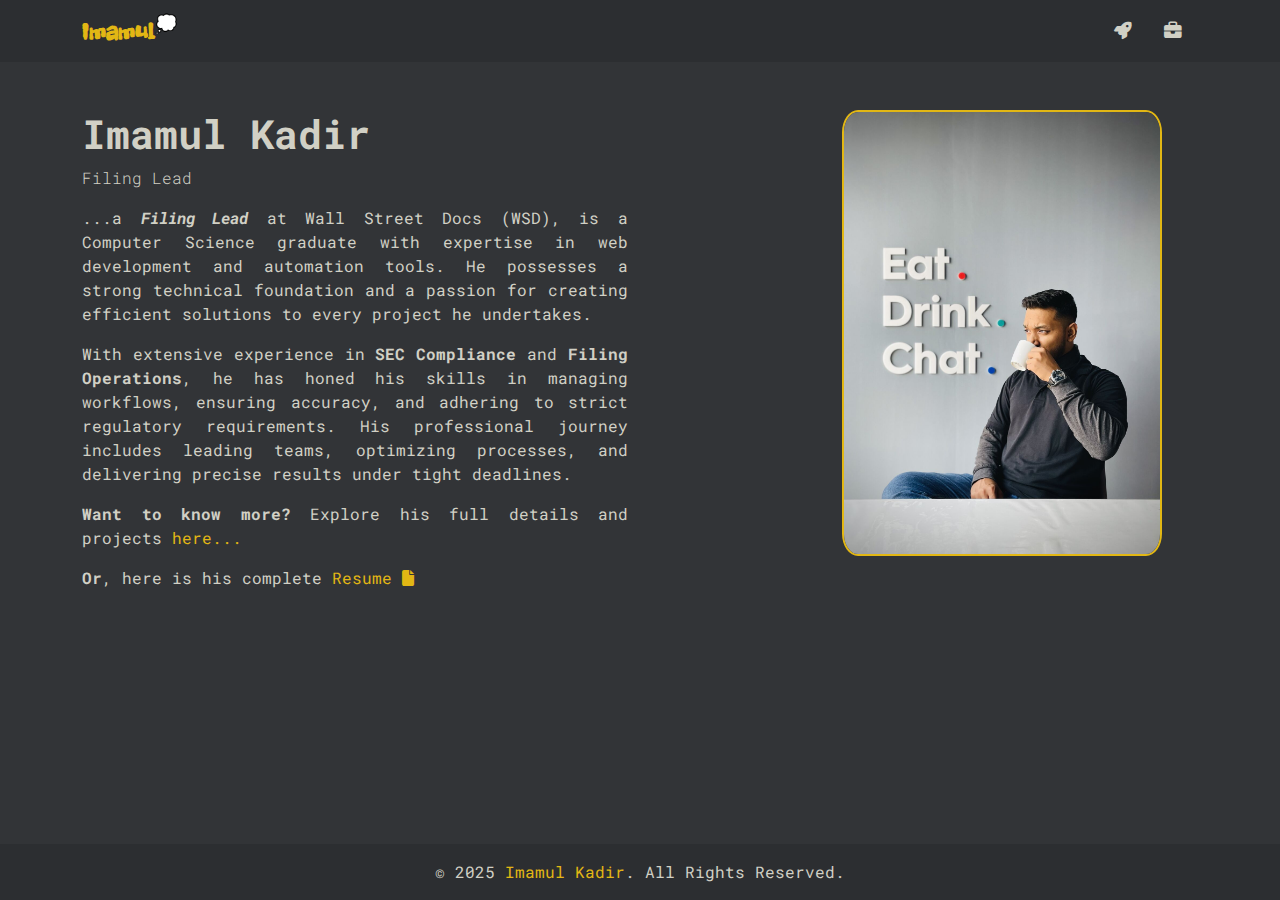
<file: index.html>
<!DOCTYPE html>
<html lang="en">
  <head>
    <meta charset="UTF-8" />
    <meta name="viewport" content="width=device-width, initial-scale=1.0" />
    <title>Imamul Kadir</title>

    <!-- Standard Favicon -->
    <link rel="icon" href="assets/favicon/favicon.ico" type="image/x-icon" />

    <!-- PNG Favicons -->
    <link
      rel="icon"
      type="image/png"
      sizes="16x16"
      href="assets/favicon/favicon-16x16.png"
    />
    <link
      rel="icon"
      type="image/png"
      sizes="32x32"
      href="assets/favicon/favicon-32x32.png"
    />
    <link
      rel="icon"
      type="image/png"
      sizes="192x192"
      href="assets/favicon/android-chrome-192x192.png"
    />
    <link
      rel="icon"
      type="image/png"
      sizes="512x512"
      href="assets/favicon/android-chrome-512x512.png"
    />

    <!-- Apple Touch Icon -->
    <link rel="apple-touch-icon" href="assets/favicon/apple-touch-icon.png" />

    <!-- Manifest (optional, for PWA support) -->
    <link rel="manifest" href="assets/favicon/site.webmanifest" />
    <link
      rel="stylesheet"
      href="https://cdn.jsdelivr.net/npm/bootstrap@5.3.0/dist/css/bootstrap.min.css"
    />
    <link
      rel="stylesheet"
      href="https://cdnjs.cloudflare.com/ajax/libs/font-awesome/6.7.2/css/all.min.css"
      integrity="sha512-Evv84Mr4kqVGRNSgIGL/F/aIDqQb7xQ2vcrdIwxfjThSH8CSR7PBEakCr51Ck+w+/U6swU2Im1vVX0SVk9ABhg=="
      crossorigin="anonymous"
      referrerpolicy="no-referrer"
    />

    <link rel="preconnect" href="https://fonts.googleapis.com" />
    <link rel="preconnect" href="https://fonts.gstatic.com" crossorigin />
    <link
      href="https://fonts.googleapis.com/css2?family=Freckle+Face&family=Roboto+Mono:ital,wght@0,100..700;1,100..700&display=swap"
      rel="stylesheet"
    />

    <link rel="stylesheet" href="./css/styles.css" />
  </head>
  <body>
    <!-- Navigation -->
    <nav class="navbar navbar-expand-lg navbar-dark sticky-top custom-navbar">
      <div class="container">
        <a class="navbar-brand fw-bold brand-name" href="index.html"
          >Imamul<sup>💭</sup></a
        >
        <button
          class="navbar-toggler"
          type="button"
          data-bs-toggle="collapse"
          data-bs-target="#navbarNav"
        >
          <span class="navbar-toggler-icon"></span>
        </button>
        <div class="collapse navbar-collapse" id="navbarNav">
          <ul class="navbar-nav ms-auto">
            <li class="nav-item nav-space">
              <a class="nav-link" href="index.html" title="Home"
                ><i class="fa-solid fa-rocket"></i
              ></a>
            </li>
            <li class="nav-item nav-space">
              <a
                class="nav-link"
                target="_blank"
                href="details.html"
                title="Details"
                ><i class="fa-solid fa-briefcase"></i
              ></a>
            </li>
          </ul>
        </div>
      </div>
    </nav>

    <!-- Main Content -->
    <main>
      <div class="container">
        <div class="row mt-5">
          <!-- Image Section -->
          <div
            class="col-md-4 offset-md-2 order-1 order-md-2 text-center text-md-start"
          >
            <img
              src="./assets/images/image.jpg"
              class="hero-img img-fluid"
              alt=""
            />
          </div>

          <!-- About Section -->
          <div class="col-md-6 order-2 order-md-1">
            <h1 class="fw-bold title_text">Imamul Kadir</h1>
            <p class="fw-light role-text"></p>
            <p class="details">
              ...a <em><strong>Filing Lead</strong></em> at
              <span
                data-toggle="tooltip"
                title="A financial technology company specializing in document automation"
                >Wall Street Docs (WSD)</span
              >, is a Computer Science graduate with expertise in web
              development and automation tools. He possesses a strong technical
              foundation and a passion for creating efficient solutions to every
              project he undertakes.
            </p>
            <p class="details">
              With extensive experience in <strong>SEC Compliance</strong> and
              <strong>Filing Operations</strong>, he has honed his skills in
              managing workflows, ensuring accuracy, and adhering to strict
              regulatory requirements. His professional journey includes leading
              teams, optimizing processes, and delivering precise results under
              tight deadlines.
            </p>
            <p class="details">
              <strong>Want to know more?</strong> Explore his full details and
              projects
              <a class="details-link" href="details.html">here...</a>
            </p>
            <p class="details">
              <strong>Or</strong>, here is his complete
              <a class="details-link" target="_blank" href="assets/resume.pdf"
                >Resume <i class="fa-solid fa-file"></i>
              </a>
            </p>
          </div>
        </div>
      </div>
    </main>

    <!-- Footer -->
    <footer class="text-center sticky-footer">
      <!-- Copyright -->
      <div class="text-center">
        © 2025 <span class="footer-name">Imamul Kadir</span>. All Rights
        Reserved.
      </div>
      <!-- Copyright -->
    </footer>

    <script src="https://ajax.googleapis.com/ajax/libs/jquery/3.7.1/jquery.min.js"></script>
    <script src="https://cdn.jsdelivr.net/npm/bootstrap@5.3.0/dist/js/bootstrap.bundle.min.js"></script>
    <script>
      // Array of texts to display
      const roles = [
        "Filing Lead",
        "Software Engineer",
        "Automation Enthusiast",
      ];

      // Select the <p> element
      const roleElement = document.querySelector("p.role-text");

      // Initialize an index to track the current text
      let index = 0;

      // Function to update the text with animation
      function updateText() {
        // Add the 'hide' class to fade out the text
        roleElement.classList.add("hide");

        // After the fade-out transition, update the text and fade it back in
        setTimeout(() => {
          roleElement.textContent = roles[index]; // Update text
          roleElement.classList.remove("hide"); // Fade back in

          // Move to the next index, looping back to the start
          index = (index + 1) % roles.length;
        }, 500); // Match the transition duration (0.5s)
      }

      // Call updateText every 5 seconds
      setInterval(updateText, 3000);

      // Set the initial text when the page loads
      updateText();

      // Initialize Bootstrap tooltips
      $(document).ready(function () {
        $('[data-toggle="tooltip"]').tooltip();
      });
    </script>
  </body>
</html>
</file>
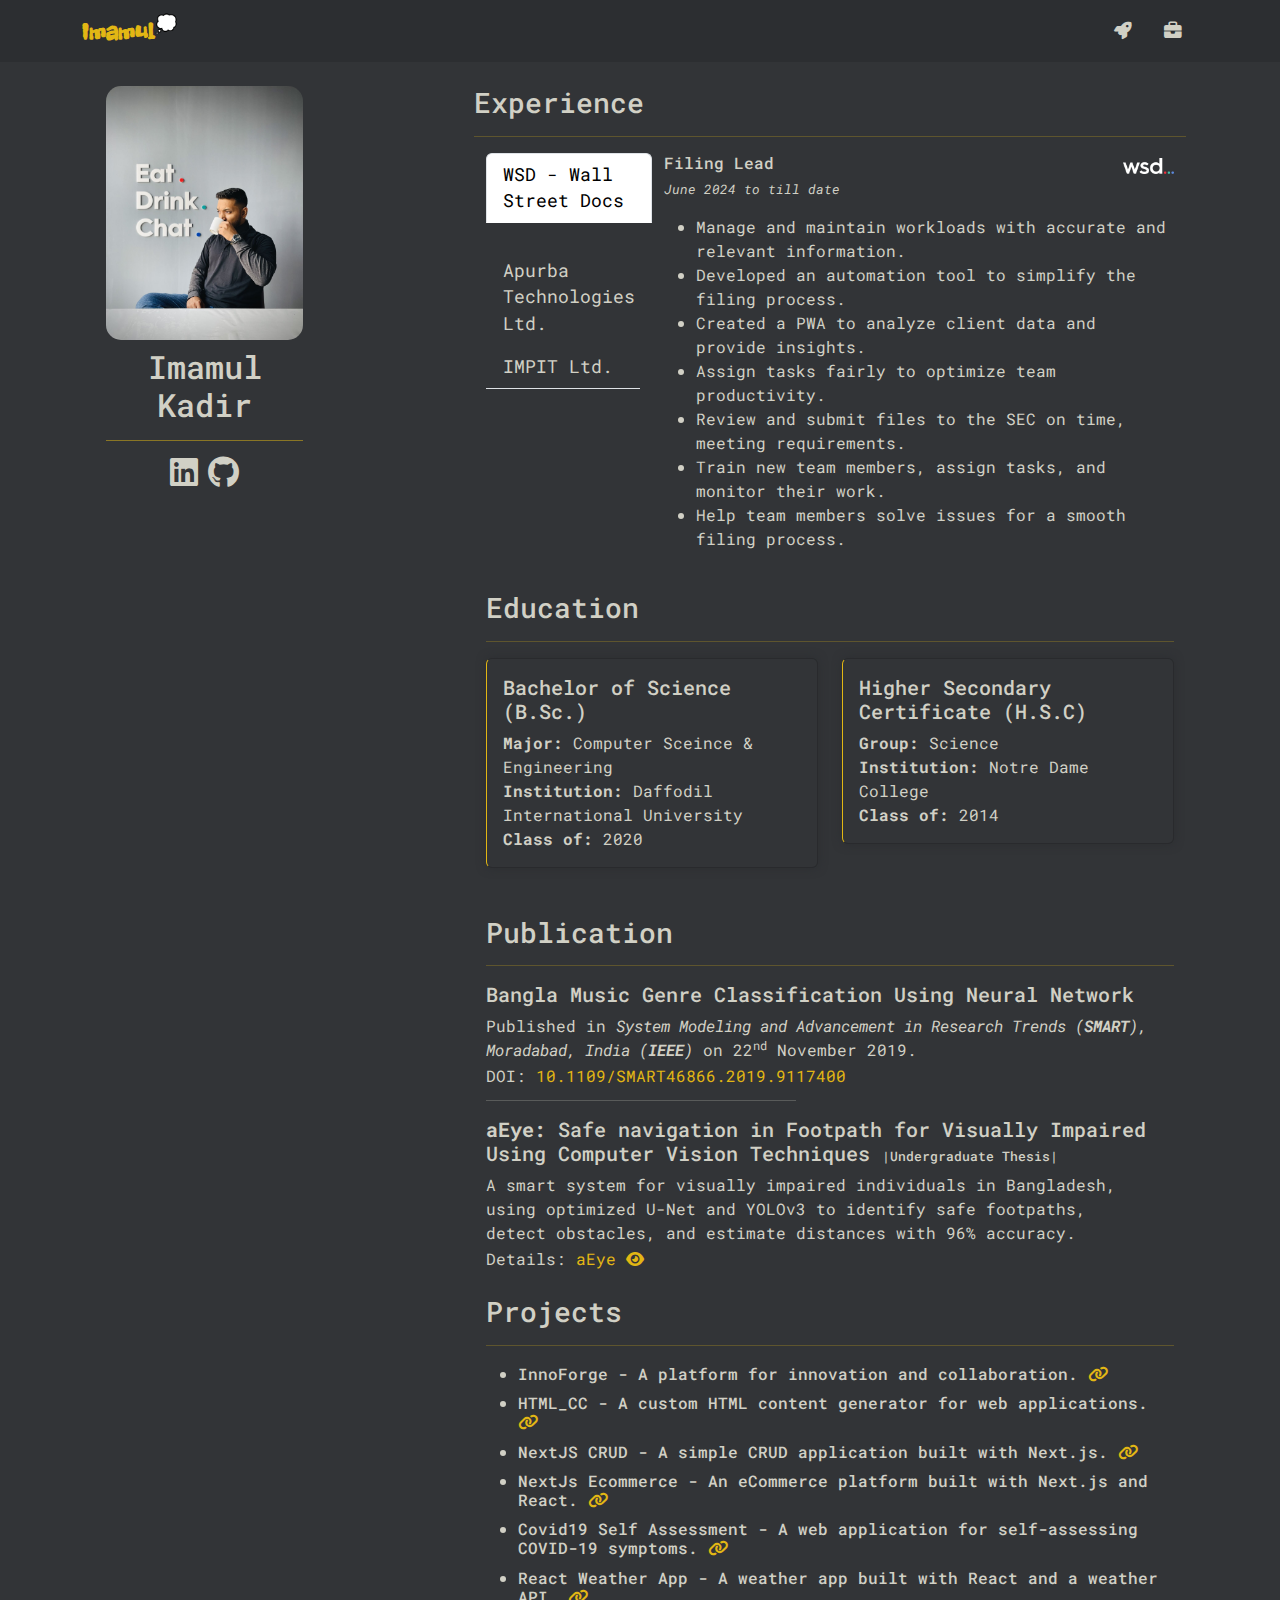
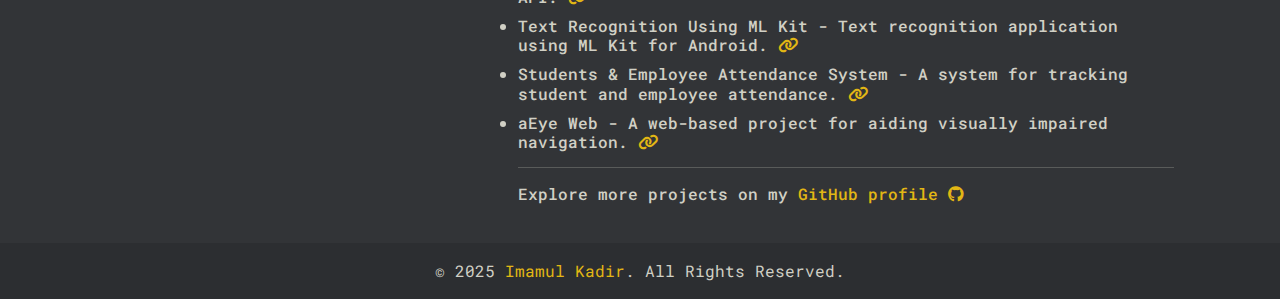
<file: details.html>
<!DOCTYPE html>
<html lang="en">
  <head>
    <meta charset="UTF-8" />
    <meta name="viewport" content="width=device-width, initial-scale=1.0" />
    <title>Resume...</title>

    <!-- Standard Favicon -->
    <link rel="icon" href="assets/favicon/favicon.ico" type="image/x-icon" />

    <!-- PNG Favicons -->
    <link
      rel="icon"
      type="image/png"
      sizes="16x16"
      href="assets/favicon/favicon-16x16.png"
    />
    <link
      rel="icon"
      type="image/png"
      sizes="32x32"
      href="assets/favicon/favicon-32x32.png"
    />
    <link
      rel="icon"
      type="image/png"
      sizes="192x192"
      href="assets/favicon/android-chrome-192x192.png"
    />
    <link
      rel="icon"
      type="image/png"
      sizes="512x512"
      href="assets/favicon/android-chrome-512x512.png"
    />

    <!-- Apple Touch Icon -->
    <link rel="apple-touch-icon" href="assets/favicon/apple-touch-icon.png" />

    <!-- Manifest (optional, for PWA support) -->
    <link rel="manifest" href="assets/favicon/site.webmanifest" />

    <link
      rel="stylesheet"
      href="https://cdn.jsdelivr.net/npm/bootstrap@5.3.0/dist/css/bootstrap.min.css"
    />
    <link
      rel="stylesheet"
      href="https://cdnjs.cloudflare.com/ajax/libs/font-awesome/6.7.2/css/all.min.css"
      integrity="sha512-Evv84Mr4kqVGRNSgIGL/F/aIDqQb7xQ2vcrdIwxfjThSH8CSR7PBEakCr51Ck+w+/U6swU2Im1vVX0SVk9ABhg=="
      crossorigin="anonymous"
      referrerpolicy="no-referrer"
    />

    <link rel="preconnect" href="https://fonts.googleapis.com" />
    <link rel="preconnect" href="https://fonts.gstatic.com" crossorigin />
    <link
      href="https://fonts.googleapis.com/css2?family=Freckle+Face&family=Roboto+Mono:ital,wght@0,100..700;1,100..700&display=swap"
      rel="stylesheet"
    />

    <link rel="stylesheet" href="./css/details.css" />
  </head>
  <body>
    <!-- Navigation -->
    <nav class="navbar navbar-expand-lg navbar-dark sticky-top custom-navbar">
      <div class="container">
        <a class="navbar-brand fw-bold brand-name" href="index.html"
          >Imamul<sup>💭</sup></a
        >
        <button
          class="navbar-toggler"
          type="button"
          data-bs-toggle="collapse"
          data-bs-target="#navbarNav"
        >
          <span class="navbar-toggler-icon"></span>
        </button>
        <div class="collapse navbar-collapse" id="navbarNav">
          <ul class="navbar-nav ms-auto">
            <li class="nav-item nav-space">
              <a class="nav-link" href="index.html" title="Home"
                ><i class="fa-solid fa-rocket"></i
              ></a>
            </li>
            <li class="nav-item nav-space">
              <a class="nav-link" href="details.html" title="Details"
                ><i class="fa-solid fa-briefcase"></i
              ></a>
            </li>
          </ul>
        </div>
      </div>
    </nav>

    <!-- Main Content -->
    <main>
      <div class="container main-container">
        <div class="row h-100">
          <!-- Left Section: Fixed -->
          <div class="col-md-4 left-fixed d-flex flex-column p-4">
            <div class="container">
              <div class="row">
                <div class="col-md-8 text-center">
                  <!-- Profile Picture -->
                  <img
                    src="./assets/images/image.jpg"
                    alt="Profile Picture"
                    class="img-fluid hero_img"
                  />
                  <h2 class="mt-2 title_name">Imamul Kadir</h2>
                  <h2 class="find_me">Find me on:</h2>

                  <!-- Social Media Icons -->
                  <div class="mt-3 social_icons">
                    <a
                      href="https://www.linkedin.com/imamulkadir"
                      target="_blank"
                      ><i class="fab fa-linkedin fa-2x"></i
                    ></a>
                    <a href="https://github.com/imamulkadir" target="_blank"
                      ><i class="fab fa-github fa-2x"></i
                    ></a>
                  </div>
                </div>
              </div>
            </div>
          </div>

          <!-- Right Section: Scrollable -->
          <div class="col-md-8 right-scrollable p-4">
            <h3 id="experience">Experience</h3>
            <hr style="color: #e2b714" />
            <div class="container">
              <div class="row exp_row">
                <!-- Left Navigation -->
                <div class="col-12 col-md-3 mb-3">
                  <ul
                    class="nav nav-tabs flex-column"
                    id="myTab"
                    role="tablist"
                  >
                    <li class="nav-item" role="presentation">
                      <a
                        class="nav-link active"
                        id="wsd-tab"
                        data-bs-toggle="tab"
                        href="#wsd"
                        role="tab"
                        aria-controls="wsd"
                        aria-selected="true"
                        >WSD - Wall Street Docs</a
                      >
                    </li>
                    <li class="nav-item" role="presentation">
                      <a
                        class="nav-link"
                        id="apurba-tab"
                        data-bs-toggle="tab"
                        href="#apurba"
                        role="tab"
                        aria-controls="apurba"
                        aria-selected="false"
                        >Apurba Technologies Ltd.</a
                      >
                    </li>
                    <li class="nav-item" role="presentation">
                      <a
                        class="nav-link"
                        id="analyst-tab"
                        data-bs-toggle="tab"
                        href="#analyst"
                        role="tab"
                        aria-controls="analyst"
                        aria-selected="false"
                        >IMPIT Ltd.</a
                      >
                    </li>
                  </ul>
                </div>

                <!-- Right Tab Content -->
                <div class="col-12 col-md-9">
                  <div class="tab-content" id="myTabContent">
                    <!-- WSD - Wall Street Docs -->
                    <div
                      class="tab-pane fade show active"
                      id="wsd"
                      role="tabpanel"
                      aria-labelledby="wsd-tab"
                    >
                      <div class="job-title-container">
                        <h6 class="job_title">Filing Lead</h6>
                        <img
                          src="./assets/images/wsd.png"
                          alt="Company Logo"
                          class="job-logo"
                        />
                      </div>
                      <p class="job_dec">June 2024 to till date</p>
                      <ul>
                        <li>
                          Manage and maintain workloads with accurate and
                          relevant information.
                        </li>
                        <li>
                          Developed an automation tool to simplify the filing
                          process.
                        </li>
                        <li>
                          Created a PWA to analyze client data and provide
                          insights.
                        </li>
                        <li>
                          Assign tasks fairly to optimize team productivity.
                        </li>
                        <li>
                          Review and submit files to the SEC on time, meeting
                          requirements.
                        </li>
                        <li>
                          Train new team members, assign tasks, and monitor
                          their work.
                        </li>
                        <li>
                          Help team members solve issues for a smooth filing
                          process.
                        </li>
                      </ul>
                    </div>

                    <!-- Apurba Technologies Ltd. -->
                    <div
                      class="tab-pane fade"
                      id="apurba"
                      role="tabpanel"
                      aria-labelledby="apurba-tab"
                    >
                      <div class="job-title-container">
                        <h6 class="job_title">Assistant Team Lead</h6>
                        <img
                          src="./assets/images/apurba.png"
                          alt="Company Logo"
                          class="job-logo"
                        />
                      </div>
                      <p class="job_dec">September 2023 to May 2024</p>
                      <ul>
                        <li>
                          Oversaw the management of critical workloads with
                          accuracy.
                        </li>
                        <li>
                          Coordinated task assignments to ensure fair
                          distribution.
                        </li>
                        <li>
                          Reviewed and submitted files to the SEC on time and
                          accurately.
                        </li>
                        <li>
                          Trained new team members, organized tasks, and tracked
                          efficiency.
                        </li>
                        <li>
                          Supported team members and resolved issues for smooth
                          operations.
                        </li>
                      </ul>
                      <div class="job-title-container">
                        <h6 class="job_title">Filing Specialist</h6>
                        <img
                          src="./assets/images/apurba.png"
                          alt="Company Logo"
                          class="job-logo"
                        />
                      </div>
                      <p class="job_dec">March 2021 to August 2023</p>
                      <ul>
                        <li>
                          Converted Word documents into web pages for U.S.
                          banks.
                        </li>
                        <li>
                          Reviewed and edited files for consistency with
                          originals.
                        </li>
                        <li>
                          Ensured accuracy and compliance during file reviews.
                        </li>
                        <li>Converted and edited files for SEC submissions.</li>
                        <li>
                          Submitted files to meet regulatory requirements.
                        </li>
                      </ul>
                    </div>

                    <!-- Analyst - Business Development -->
                    <div
                      class="tab-pane fade"
                      id="analyst"
                      role="tabpanel"
                      aria-labelledby="analyst-tab"
                    >
                      <div class="job-title-container">
                        <h6 class="job_title">
                          Analyst - Business Development
                        </h6>
                        <img
                          src="./assets/images/impit.png"
                          alt="Company Logo"
                          class="job-logo"
                        />
                      </div>
                      <p class="job_dec">November 2020 to February 2021</p>
                      <ul>
                        <li>
                          Analyzed data to generate insights and provide
                          data-driven recommendations.
                        </li>
                        <li>
                          Communicated daily with U.S. clients to meet
                          expectations.
                        </li>
                        <li>
                          Handled property preservation tasks for bank-mortgaged
                          properties.
                        </li>
                        <li>
                          Ensured timely maintenance and reporting for
                          client-managed properties.
                        </li>
                        <li>
                          Collaborated with teams to streamline processes for
                          property preservation.
                        </li>
                      </ul>
                    </div>
                  </div>
                </div>
              </div>

              <br />
              <!-- Education -->
              <h3>Education</h3>
              <hr style="color: #e2b714" />
              <div class="row">
                <!-- B.Sc. in Computer Science and Engineering -->
                <div class="col-md-6 mb-4">
                  <div class="card edu_card">
                    <div class="card-body">
                      <h5 class="card-title">Bachelor of Science (B.Sc.)</h5>
                      <p class="card-text">
                        <strong>Major:</strong> Computer Sceince & Engineering
                        <br />
                        <strong>Institution:</strong> Daffodil International
                        University <br />
                        <strong>Class of:</strong> 2020
                      </p>
                    </div>
                  </div>
                </div>

                <!-- Higher Secondary Certificate (H.S.C) -->
                <div class="col-md-6 mb-4">
                  <div class="card edu_card">
                    <div class="card-body">
                      <h5 class="card-title">
                        Higher Secondary Certificate (H.S.C)
                      </h5>
                      <p class="card-text">
                        <strong>Group:</strong> Science <br />
                        <strong>Institution:</strong> Notre Dame College <br />
                        <strong>Class of:</strong> 2014
                      </p>
                    </div>
                  </div>
                </div>
              </div>
              <br />
              <!-- Publication -->
              <h3>Publication</h3>
              <hr style="color: #e2b714" />
              <div class="row">
                <div class="row">
                  <div class="col-md-12">
                    <h5>
                      Bangla Music Genre Classification Using Neural Network
                    </h5>
                    <p class="publish_details">
                      Published in
                      <em
                        >System Modeling and Advancement in Research Trends
                        (<strong>SMART</strong>), Moradabad, India
                        (<strong>IEEE</strong>)</em
                      >
                      on 22<sup>nd</sup> November 2019.
                    </p>
                    DOI:
                    <a
                      class="doi_link"
                      target="_blank"
                      href="https://doi.org/10.1109/SMART46866.2019.9117400"
                      >10.1109/SMART46866.2019.9117400</a
                    >
                  </div>
                  <hr style="width: 45%; margin-top: 12px; margin-left: 12px" />
                </div>
                <div class="row">
                  <div class="col-md-12">
                    <h5>
                      <strong>aEye:</strong> Safe navigation in Footpath for
                      Visually Impaired Using Computer Vision Techniques
                      <span>|Undergraduate Thesis|</span>
                    </h5>
                    <p class="publish_details">
                      A smart system for visually impaired individuals in
                      Bangladesh, using optimized U-Net and YOLOv3 to identify
                      safe footpaths, detect obstacles, and estimate distances
                      with 96% accuracy.
                    </p>
                    Details:
                    <a
                      class="doi_link"
                      target="_blank"
                      href="https://www.researchgate.net/publication/358607641_an-Eye_SAFE_NAVIGATION_IN_FOOTPATH_FOR_VISUALLY_IMPAIRED_USING_COMPUTER_VISION_TECHNIQUES"
                      >aEye <i class="fa-solid fa-eye"></i
                    ></a>
                  </div>
                </div>
              </div>

              <br />
              <!-- Projects -->
              <h3>Projects</h3>
              <hr style="color: #e2b714" />
              <div class="row">
                <div class="col-md-12">
                  <ul>
                    <li>
                      <h6>
                        InnoForge - A platform for innovation and collaboration.
                        <a
                          href="https://github.com/imamulkadir/InnoForge"
                          class="project_link"
                          target="_blank"
                          rel="noopener noreferrer"
                        >
                          <i class="fa-solid fa-link"></i>
                        </a>
                      </h6>
                    </li>
                    <li>
                      <h6>
                        HTML_CC - A custom HTML content generator for web
                        applications.
                        <a
                          href="https://github.com/imamulkadir/HTML_CC"
                          class="project_link"
                          target="_blank"
                          rel="noopener noreferrer"
                        >
                          <i class="fa-solid fa-link"></i>
                        </a>
                      </h6>
                    </li>
                    <li>
                      <h6>
                        NextJS CRUD - A simple CRUD application built with
                        Next.js.
                        <a
                          href="https://github.com/imamulkadir/nextjs-crud"
                          class="project_link"
                          target="_blank"
                          rel="noopener noreferrer"
                        >
                          <i class="fa-solid fa-link"></i>
                        </a>
                      </h6>
                    </li>
                    <li>
                      <h6>
                        NextJs Ecommerce - An eCommerce platform built with
                        Next.js and React.
                        <a
                          href="https://github.com/imamulkadir/NextJs_Ecommerce"
                          class="project_link"
                          target="_blank"
                          rel="noopener noreferrer"
                        >
                          <i class="fa-solid fa-link"></i>
                        </a>
                      </h6>
                    </li>
                    <li>
                      <h6>
                        Covid19 Self Assessment - A web application for
                        self-assessing COVID-19 symptoms.
                        <a
                          href="https://github.com/imamulkadir/Covid19_Self_Assessment"
                          class="project_link"
                          target="_blank"
                          rel="noopener noreferrer"
                        >
                          <i class="fa-solid fa-link"></i>
                        </a>
                      </h6>
                    </li>
                    <li>
                      <h6>
                        React Weather App - A weather app built with React and a
                        weather API.
                        <a
                          href="https://github.com/imamulkadir/ReactWeatherApp"
                          class="project_link"
                          target="_blank"
                          rel="noopener noreferrer"
                        >
                          <i class="fa-solid fa-link"></i>
                        </a>
                      </h6>
                    </li>
                    <li>
                      <h6>
                        Text Recognition Using ML Kit - Text recognition
                        application using ML Kit for Android.
                        <a
                          href="https://github.com/imamulkadir/TextRecognitionUsing_MLKIT"
                          class="project_link"
                          target="_blank"
                          rel="noopener noreferrer"
                        >
                          <i class="fa-solid fa-link"></i>
                        </a>
                      </h6>
                    </li>
                    <li>
                      <h6>
                        Students & Employee Attendance System - A system for
                        tracking student and employee attendance.
                        <a
                          href="https://github.com/imamulkadir/Students-Employe-Attendance-System"
                          class="project_link"
                          target="_blank"
                          rel="noopener noreferrer"
                        >
                          <i class="fa-solid fa-link"></i>
                        </a>
                      </h6>
                    </li>
                    <li>
                      <h6>
                        aEye Web - A web-based project for aiding visually
                        impaired navigation.
                        <a
                          href="https://github.com/imamulkadir/aEye-Web"
                          class="project_link"
                          target="_blank"
                          rel="noopener noreferrer"
                        >
                          <i class="fa-solid fa-link"></i>
                        </a>
                      </h6>
                    </li>
                    <hr />
                    <h6>
                      Explore more projects on my
                      <a
                        href="https://github.com/imamulkadir"
                        class="project_link"
                        target="_blank"
                        rel="noopener noreferrer"
                      >
                        GitHub profile
                        <i class="fa-brands fa-github"></i>
                      </a>
                    </h6>
                  </ul>
                </div>
              </div>
            </div>
          </div>
        </div>
      </div>
    </main>
    <!-- Footer -->
    <footer class="text-center sticky-footer">
      <!-- Copyright -->
      <div class="text-center">
        © 2025 <span class="footer-name">Imamul Kadir</span>. All Rights
        Reserved.
      </div>
      <!-- Copyright -->
    </footer>

    <!-- Scroll to Top Button -->
    <button id="scrollToTopBtn" class="scroll-to-top" title="Go to top">
      <i class="fa-solid fa-arrow-up"></i>
    </button>

    <script src="https://ajax.googleapis.com/ajax/libs/jquery/3.7.1/jquery.min.js"></script>
    <script src="https://cdn.jsdelivr.net/npm/bootstrap@5.3.0/dist/js/bootstrap.bundle.min.js"></script>
    <script>
      // Get the button
      document.addEventListener("DOMContentLoaded", () => {
        const scrollToTopBtn = document.getElementById("scrollToTopBtn");

        if (!scrollToTopBtn) {
          console.error("Scroll to top button not found!");
          return;
        }

        window.addEventListener("scroll", () => {
          if (window.scrollY > 300) {
            scrollToTopBtn.classList.add("show");
          } else {
            scrollToTopBtn.classList.remove("show");
          }
        });

        scrollToTopBtn.addEventListener("click", () => {
          window.scrollTo({ top: 0, behavior: "smooth" });
        });
      });
    </script>
  </body>
</html>
</file>
<file: css/styles.css>
/* .roboto-mono-<uniquifier> {
  font-family: "Roboto Mono", serif;
  font-optical-sizing: auto;
  font-weight: <weight>;
  font-style: normal;
} */

html,
body {
  font-family: "Roboto Mono", serif;
  background-color: #323437;
  color: #d1d0c5;
  scroll-behavior: smooth;
  height: 100%; /* Ensure the body spans the full height of the viewport */
  margin: 0; /* Remove default margin to avoid unwanted spacing */
  display: flex;
  flex-direction: column; /* Stack elements vertically */
}

.custom-navbar {
  background-color: #2c2e31;
}

.navbar-brand,
.nav-link {
  font-size: 1.1rem;
  color: #d1d0c5;
}

.nav-link:hover {
  color: #e2b714;
}

.nav-link i {
  transition: transform 0.3s ease-in-out; /* Smooth transition */
}

.nav-link:hover i {
  transform: scale(1.4); /* Slight zoom-in effect */
}

.nav-space {
  padding: 0 0.5rem;
}

.brand-name {
  font-family: "Freckle Face", serif;
  font-size: 1.5rem;
  color: #e2b714;
}

main {
  flex: 1;
  display: flex;
  flex-direction: column;
  justify-content: space-between;
}

.hero-img {
  width: 90%;
  height: 90%;
  border: 2px solid #e2b714;
  border-radius: 5%;
  transition: transform 0.2s ease-in-out;
  object-fit: cover;
}

.hero-img:hover {
  transform: scale(1.05);
}

.role-text {
  transition: opacity 0.5s ease-in-out; /* Smooth transition for fading effect */
  opacity: 1; /* Fully visible */
}

.role-text.hide {
  opacity: 0; /* Hidden */
}

.details {
  text-align: justify;
}

.tooltip {
  font-family: "Roboto Mono", sans-serif; /* Change font */
  font-size: 14px; /* Adjust font size */
  background-color: #333 !important; /* Background color */
  color: #fff !important; /* Text color */
  border-radius: 4px; /* Rounded corners */
  padding: 8px 12px; /* Add padding */
}

.tooltip .arrow::before {
  background-color: #333 !important; /* Match arrow background with tooltip */
}

.tooltip-inner {
  max-width: 350px; /* Adjust width */
  text-align: center; /* Center the text */
  background-color: #444 !important; /* Tooltip background color */
  color: #f0f0f0 !important; /* Tooltip text color */
  border-radius: 5px; /* Smooth corners */
  padding: 10px; /* Add spacing */
}

.details-link {
  color: #e2b714;
  text-decoration: none;
}

.details-link:hover {
  color: #d1d0c5;
}

.sticky-footer {
  background-color: #2c2e31;
  color: #d1d0c5;
  text-align: center;
  padding: 1rem;
}

.footer-name {
  color: #e2b714;
}

.main-container {
  height: calc(
    100vh - 40px
  ); /* Account for navbar height (default Bootstrap navbar is 56px) */
  margin-top: 5px; /* Push main content below navbar */
}
.left-fixed {
  position: sticky;
  top: 0;
  height: 100%; /* Full height of parent container */
  overflow-y: auto;
  background-color: transparent; /* Light background */
}
.right-scrollable {
  height: 100%;
  overflow-y: scroll;
  scrollbar-width: none; /* For Firefox */
  -ms-overflow-style: none; /* For Internet Explorer and Edge */
}

.right-scrollable::-webkit-scrollbar {
  display: none; /* For Chrome, Safari, and Opera */
}

.exp_row {
  height: 380px;
}
.job_dec {
  font-size: 12px;
  font-style: italic;
}

.job_title {
  font-size: 16px;
  font-weight: bold;
}

.edu_card {
  background-color: #323437;
  color: #d1d0c5;
  border-left: 1px solid #e2b714;
  box-shadow: #2c2e31 0px 0px 10px;
}

.project_link {
  color: #d1d0c5;
  text-decoration: none;
}

.project_link:hover {
  color: #e2b714;
}

/* Footer */
footer {
  background-color: #2c2e31;
  color: #d1d0c5;
  text-align: center;
  padding: 1rem 0;
  width: 100%;
  margin-top: auto; /* Push the footer to the bottom of the page */
  position: relative; /* Ensure proper positioning */
}

.footer-name {
  color: #e2b714;
}

@media screen and (max-width: 1200px) {
  .hero-img {
    margin-top: 20px;
    width: 100%;
    height: 80%;
    margin-bottom: 0px;
  }
}

@media screen and (max-width: 1080px) {
  .hero-img {
    margin-top: 20px;
    width: 100%;
    height: 80%;
    margin-bottom: 0px;
  }
}

@media screen and (max-width: 768px) {
  .navbar-nav {
    justify-content: center !important; /* Centers the links */
    text-align: center; /* Ensures proper centering */
  }
  .nav-link {
    border-bottom: 1px solid #2c2e31; /* Add a border at the bottom */
  }
  .hero-img {
    width: 70%;
    height: 80%;
    margin-bottom: 0px;
  }
  .title_text,
  .role-text {
    margin-top: 0;
    text-align: center;
  }
}

@media screen and (max-width: 480px) {
  .hero-img {
    width: 50%;
    height: 80%;
  }
}
</file>
<file: css/details.css>
html,
body {
  font-family: "Roboto Mono", serif;
  background-color: #323437;
  color: #d1d0c5;
  scroll-behavior: smooth;
  height: 100vh; /* Ensure the body spans the full height of the viewport */
  margin: 0; /* Remove default margin to avoid unwanted spacing */
  display: flex;
  flex-direction: column; /* Stack elements vertically */
}

.custom-navbar {
  background-color: #2c2e31;
}

.navbar-brand,
.nav-link {
  font-size: 1.1rem;
  color: #d1d0c5;
}

.nav-link:hover {
  color: #e2b714;
}

.nav-space {
  padding: 0 0.5rem;
}

.brand-name {
  font-family: "Freckle Face", serif;
  font-size: 1.5rem;
  color: #e2b714;
}

.hero_img {
  width: 550px;
  height: auto;
  border-radius: 15px;
  transition: transform 0.2s ease-in-out;
}

.hero_img:hover {
  transform: scale(1.05);
}

.edu_card {
  background-color: #323437;
  color: #d1d0c5;
  border-left: 1px solid #e2b714;
  box-shadow: #2c2e31 0px 0px 10px;
  height: max-content;
}

.project_link {
  color: #e2b714;
  text-decoration: none;
}

.project_link:hover {
  color: #d1d0c5;
}

.find_me {
  display: none;
}

.job_dec {
  font-size: small;
  font-style: italic;
}

/* Default font color */
.mt-3 a i {
  color: #d1d0c5; /* Set default color */
  transition: color 0.3s ease; /* Smooth transition for hover effect */
}

.social_icons {
  padding-top: 15px;
  border-top: 1px solid rgba(226, 183, 20, 0.5); /* Add a border at the top */
}

/* Hover effect */
.mt-3 a:hover i {
  color: #e2b714; /* Set hover color */
}

@media screen and (max-width: 768px) {
  .navbar-nav {
    justify-content: center !important; /* Centers the links */
    text-align: center; /* Ensures proper centering */
  }
  .nav-link {
    border-bottom: 1px solid #2c2e31; /* Add a border at the bottom */
  }
  .hero_img {
    /* width: 40%;
    height: 70%;
    margin-bottom: 0px; */
    display: none;
  }

  .find_me {
    display: block;
  }
  .title_name {
    display: none;
  }
  .edu_card {
    height: default;
  }
}
/* Footer */
footer {
  background-color: #2c2e31;
  color: #d1d0c5;
  text-align: center;
  padding: 1rem 0;
  width: 100%;
  margin-top: auto; /* Push the footer to the bottom of the page */
  position: relative; /* Ensure proper positioning */
}

.footer-name {
  color: #e2b714;
}

.job-title-container {
  display: flex; /* Align items horizontally */
  align-items: center; /* Vertically center the text and logo */
  justify-content: space-between; /* Space between the text and the logo */
}

.job-title-container .job_title {
  margin-right: 10px; /* Optional: Space between the text and the logo */
}

.job-logo {
  width: 10%; /* Adjust the size of the logo relative to the text */
  height: auto; /* Maintain the aspect ratio */
}

.publish_details {
  margin-bottom: 2px;
}

.doi_link {
  text-decoration: none;
  color: #e2b714;
}

.doi_link:hover {
  color: #d1d0c5;
}

h5 span {
  font-size: small;
}

/* Scroll to Top Button */
.scroll-to-top {
  position: fixed;
  bottom: 60px;
  right: 20px;
  width: 50px;
  height: 50px;
  background-color: #2c2e31; /* Blue color */
  color: #e2b714;
  border: none;
  border-radius: 50%;
  display: flex;
  justify-content: center;
  align-items: center;
  font-size: 20px;
  cursor: pointer;
  transition: opacity 0.3s, visibility 0.3s;
  opacity: 0;
  visibility: hidden;
  z-index: 1000; /* Ensure it's above other elements */
}

.scroll-to-top:hover {
  transition: transform 0.3s ease-in-out;
  transform: scale(1.1); /* Slight zoom-in effect */
  background-color: #e2b714; /* Change color on hover */
  color: #2c2e31;
}

.scroll-to-top.show {
  opacity: 1;
  visibility: visible;
}

/* Project Link Hover Effect */
.project_link i {
  transition: transform 0.3s ease-in-out; /* Smooth transition */
}

.project_link:hover i {
  transform: scale(1.4); /* Slight zoom-in effect */
}

.nav-link i {
  transition: transform 0.3s ease-in-out; /* Smooth transition */
}

.nav-link:hover i {
  transform: scale(1.4); /* Slight zoom-in effect */
}
</file>
